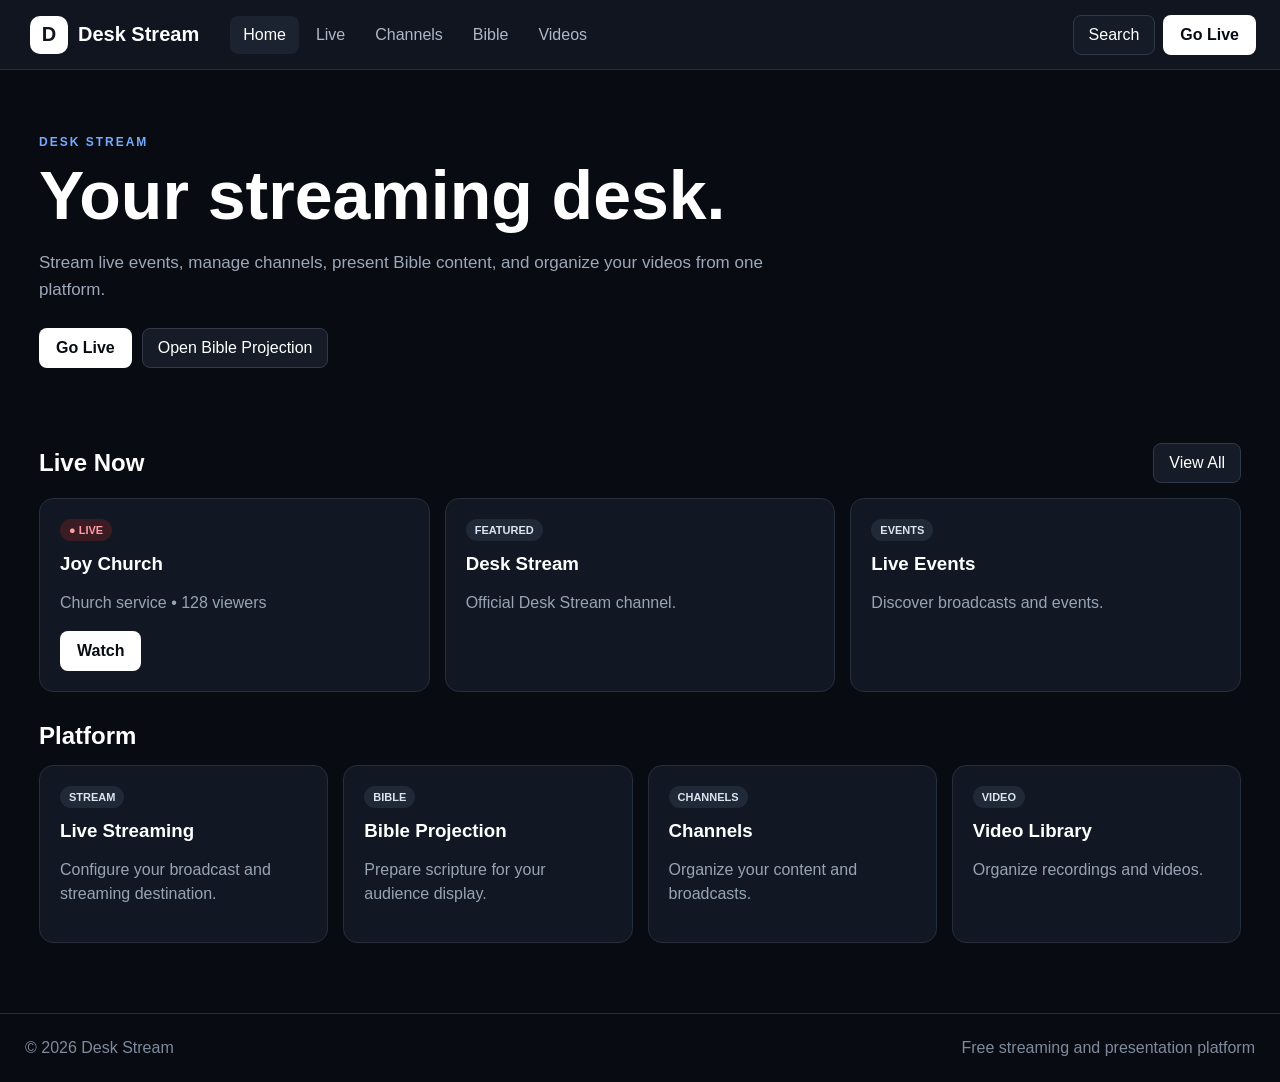
<file: index.html>
<!DOCTYPE html>
<html lang="en">
<head>
<meta charset="UTF-8">
<meta name="viewport" content="width=device-width, initial-scale=1.0">

<title>Desk Stream</title>

<style>
* {
    box-sizing: border-box;
}

body {
    margin: 0;
    font-family: Arial, Helvetica, sans-serif;
    background: #080b12;
    color: #fff;
}

button,
input,
select,
textarea {
    font: inherit;
}

button {
    cursor: pointer;
}

button:disabled {
    opacity: .5;
    cursor: not-allowed;
}

/* NAVIGATION */

.topbar {
    height: 70px;
    background: #10151f;
    border-bottom: 1px solid #252d3a;
    display: flex;
    align-items: center;
    padding: 0 24px;
    gap: 25px;
    position: sticky;
    top: 0;
    z-index: 100;
}

.brand {
    display: flex;
    align-items: center;
    gap: 10px;
    background: none;
    border: 0;
    color: white;
    font-size: 20px;
    font-weight: bold;
    white-space: nowrap;
}

.brand-icon {
    width: 38px;
    height: 38px;
    border-radius: 10px;
    background: white;
    color: #10151f;
    display: grid;
    place-items: center;
    font-weight: 900;
}

.nav {
    display: flex;
    gap: 4px;
    flex: 1;
}

.nav button {
    border: 0;
    background: transparent;
    color: #aeb8c8;
    padding: 10px 13px;
    border-radius: 8px;
}

.nav button:hover,
.nav button.active {
    background: #1b2230;
    color: white;
}

.top-actions {
    display: flex;
    gap: 8px;
}

.search-button,
.secondary {
    background: #151c27;
    color: white;
    border: 1px solid #303948;
    padding: 10px 15px;
    border-radius: 8px;
}

.primary {
    background: white;
    color: #080b12;
    border: 0;
    padding: 11px 17px;
    border-radius: 8px;
    font-weight: bold;
}

/* MAIN */

main {
    width: min(1250px, 100%);
    margin: auto;
    padding: 35px 24px 70px;
}

.hero {
    padding: 30px 0 45px;
}

.eyebrow {
    color: #75aaff;
    font-size: 12px;
    font-weight: bold;
    letter-spacing: 2px;
    margin-bottom: 12px;
}

.hero h1 {
    font-size: clamp(40px, 6vw, 68px);
    margin: 0 0 20px;
    line-height: 1;
}

.hero p {
    color: #9da8b8;
    max-width: 750px;
    line-height: 1.6;
    font-size: 17px;
}

.hero-actions {
    display: flex;
    gap: 10px;
    margin-top: 25px;
    flex-wrap: wrap;
}

/* SECTIONS */

.section {
    margin-top: 30px;
}

.section-header {
    display: flex;
    align-items: center;
    justify-content: space-between;
    margin-bottom: 15px;
}

.section-header h2 {
    margin: 0;
}

/* CARDS */

.cards {
    display: grid;
    grid-template-columns: repeat(auto-fit, minmax(230px, 1fr));
    gap: 15px;
}

.card {
    background: #111823;
    border: 1px solid #252e3b;
    border-radius: 14px;
    padding: 20px;
}

.card:hover {
    border-color: #3c485a;
}

.card h3 {
    margin: 12px 0 8px;
}

.card p {
    color: #98a4b4;
    line-height: 1.5;
}

.badge {
    display: inline-block;
    background: #202938;
    color: #dce4ef;
    border-radius: 30px;
    padding: 5px 9px;
    font-size: 11px;
    font-weight: bold;
}

.live-badge {
    background: #3a1c22;
    color: #ff9ca8;
}

/* FORMS */

.form-grid {
    display: grid;
    grid-template-columns: repeat(2, 1fr);
    gap: 15px;
}

.field {
    display: flex;
    flex-direction: column;
    gap: 7px;
}

.field.full {
    grid-column: 1 / -1;
}

.field label {
    color: #cbd4df;
    font-size: 13px;
    font-weight: bold;
}

.field input,
.field select,
.field textarea {
    width: 100%;
    background: #0c1119;
    color: white;
    border: 1px solid #303948;
    border-radius: 8px;
    padding: 12px;
    outline: none;
}

.field textarea {
    min-height: 110px;
    resize: vertical;
}

/* STREAM PREVIEW */

.preview {
    aspect-ratio: 16 / 9;
    background: #020306;
    border: 1px solid #252e3b;
    border-radius: 14px;
    display: grid;
    place-items: center;
    color: #697587;
    margin-bottom: 20px;
}

.preview.live {
    border-color: #6b2730;
}

.preview-content {
    text-align: center;
}

.preview-content strong {
    display: block;
    font-size: 22px;
    color: white;
    margin-bottom: 7px;
}

/* STATUS */

.status {
    display: flex;
    align-items: center;
    gap: 8px;
    background: #111823;
    border: 1px solid #252e3b;
    padding: 12px;
    border-radius: 10px;
    margin-bottom: 15px;
}

.status-dot {
    width: 10px;
    height: 10px;
    border-radius: 50%;
    background: #687587;
}

.status-dot.live {
    background: #ff5967;
}

/* TABLE */

.table-wrap {
    overflow-x: auto;
}

table {
    width: 100%;
    border-collapse: collapse;
    background: #111823;
    border: 1px solid #252e3b;
    border-radius: 12px;
    overflow: hidden;
}

th,
td {
    text-align: left;
    padding: 14px;
    border-bottom: 1px solid #252e3b;
}

th {
    color: #aeb8c8;
    font-size: 13px;
}

/* PROJECTION */

.projection {
    background: #000;
    min-height: 500px;
    border-radius: 14px;
    border: 1px solid #303030;
    display: grid;
    place-items: center;
    text-align: center;
    padding: 40px;
}

.projection small {
    color: #888;
}

.projection h2 {
    font-size: clamp(30px, 5vw, 65px);
}

/* FOOTER */

footer {
    border-top: 1px solid #252d3a;
    padding: 25px;
    color: #7f8b9c;
    display: flex;
    justify-content: space-between;
    flex-wrap: wrap;
}

/* MOBILE */

@media (max-width: 850px) {

    .nav {
        display: none;
    }

    .topbar {
        padding: 0 15px;
    }

    .top-actions {
        margin-left: auto;
    }

    .form-grid {
        grid-template-columns: 1fr;
    }

    .field.full {
        grid-column: auto;
    }
}

@media (max-width: 500px) {

    .search-button {
        display: none;
    }

    main {
        padding: 25px 15px 50px;
    }
}
</style>
</head>

<body>

<header class="topbar">

    <button class="brand" onclick="home()">
        <span class="brand-icon">D</span>
        <span>Desk Stream</span>
    </button>

    <nav class="nav">

        <button id="nav-home" onclick="home()">Home</button>
        <button id="nav-live" onclick="live()">Live</button>
        <button id="nav-channels" onclick="channels()">Channels</button>
        <button id="nav-bible" onclick="bible()">Bible</button>
        <button id="nav-videos" onclick="videos()">Videos</button>

    </nav>

    <div class="top-actions">

        <button class="search-button" onclick="searchPage()">
            Search
        </button>

        <button class="primary" onclick="studio()">
            Go Live
        </button>

    </div>

</header>

<main id="app"></main>

<footer>

    <span>© 2026 Desk Stream</span>

    <span>
        Free streaming and presentation platform
    </span>

</footer>

<script>

/* ==========================
   NAVIGATION
========================== */

function activate(id) {

    document
        .querySelectorAll(".nav button")
        .forEach(button => {
            button.classList.remove("active");
        });

    const button = document.getElementById(id);

    if (button) {
        button.classList.add("active");
    }
}


/* ==========================
   HOME
========================== */

function home() {

    activate("nav-home");

    app.innerHTML = `

        <section class="hero">

            <div class="eyebrow">
                DESK STREAM
            </div>

            <h1>
                Your streaming desk.
            </h1>

            <p>
                Stream live events, manage channels,
                present Bible content, and organize
                your videos from one platform.
            </p>

            <div class="hero-actions">

                <button class="primary" onclick="studio()">
                    Go Live
                </button>

                <button class="secondary" onclick="bible()">
                    Open Bible Projection
                </button>

            </div>

        </section>


        <section class="section">

            <div class="section-header">

                <h2>Live Now</h2>

                <button class="secondary" onclick="live()">
                    View All
                </button>

            </div>


            <div class="cards">

                <div class="card">

                    <span class="badge live-badge">
                        ● LIVE
                    </span>

                    <h3>Joy Church</h3>

                    <p>
                        Church service • 128 viewers
                    </p>

                    <button
                        class="primary"
                        onclick="watch()"
                    >
                        Watch
                    </button>

                </div>


                <div class="card">

                    <span class="badge">
                        FEATURED
                    </span>

                    <h3>Desk Stream</h3>

                    <p>
                        Official Desk Stream channel.
                    </p>

                </div>


                <div class="card">

                    <span class="badge">
                        EVENTS
                    </span>

                    <h3>Live Events</h3>

                    <p>
                        Discover broadcasts and events.
                    </p>

                </div>

            </div>

        </section>


        <section class="section">

            <div class="section-header">
                <h2>Platform</h2>
            </div>


            <div class="cards">

                <div class="card">

                    <span class="badge">
                        STREAM
                    </span>

                    <h3>Live Streaming</h3>

                    <p>
                        Configure your broadcast and
                        streaming destination.
                    </p>

                </div>


                <div class="card">

                    <span class="badge">
                        BIBLE
                    </span>

                    <h3>Bible Projection</h3>

                    <p>
                        Prepare scripture for your
                        audience display.
                    </p>

                </div>


                <div class="card">

                    <span class="badge">
                        CHANNELS
                    </span>

                    <h3>Channels</h3>

                    <p>
                        Organize your content and
                        broadcasts.
                    </p>

                </div>


                <div class="card">

                    <span class="badge">
                        VIDEO
                    </span>

                    <h3>Video Library</h3>

                    <p>
                        Organize recordings and videos.
                    </p>

                </div>

            </div>

        </section>

    `;
}


/* ==========================
   LIVE
========================== */

function live() {

    activate("nav-live");

    app.innerHTML = `

        <section class="hero">

            <div class="eyebrow">
                LIVE
            </div>

            <h1>
                Live broadcasts
            </h1>

            <p>
                Watch broadcasts from Desk Stream
                channels.
            </p>

        </section>


        <div class="cards">

            <div class="card">

                <span class="badge live-badge">
                    ● LIVE
                </span>

                <h3>
                    Joy Church
                </h3>

                <p>
                    Church service • 128 viewers
                </p>

                <button class="primary" onclick="watch()">
                    Watch Live
                </button>

            </div>


            <div class="card">

                <span class="badge live-badge">
                    ● LIVE
                </span>

                <h3>
                    Desk Stream Events
                </h3>

                <p>
                    Live event broadcast.
                </p>

                <button class="primary" onclick="watch()">
                    Watch
                </button>

            </div>

        </div>

    `;
}


/* ==========================
   CHANNELS
========================== */

function channels() {

    activate("nav-channels");

    app.innerHTML = `

        <section class="hero">

            <div class="eyebrow">
                CHANNELS
            </div>

            <h1>
                Channels
            </h1>

            <p>
                Discover Desk Stream channels.
            </p>

        </section>


        <div class="cards">

            <div class="card">

                <span class="badge">
                    CHURCH
                </span>

                <h3>
                    Joy Church
                </h3>

                <p>
                    Church broadcasts and services.
                </p>

                <button class="secondary">
                    Open Channel
                </button>

            </div>


            <div class="card">

                <span class="badge">
                    GAMING
                </span>

                <h3>
                    Gaming
                </h3>

                <p>
                    Gaming livestreams.
                </p>

                <button class="secondary">
                    Open Channel
                </button>

            </div>


            <div class="card">

                <span class="badge">
                    MUSIC
                </span>

                <h3>
                    Music
                </h3>

                <p>
                    Music and live performances.
                </p>

                <button class="secondary">
                    Open Channel
                </button>

            </div>

        </div>

    `;
}


/* ==========================
   BIBLE
========================== */

function bible() {

    activate("nav-bible");

    app.innerHTML = `

        <section class="hero">

            <div class="eyebrow">
                BIBLE PROJECTION
            </div>

            <h1>
                Presentation Desk
            </h1>

            <p>
                Prepare content for your audience,
                stage display, or stream.
            </p>

        </section>


        <div class="cards">

            <div class="card">

                <span class="badge">
                    SCRIPTURE
                </span>

                <h3>
                    Bible Search
                </h3>

                <p>
                    Search and select scripture.
                </p>

                <button
                    class="primary"
                    onclick="projection()"
                >
                    Open Projection
                </button>

            </div>


            <div class="card">

                <span class="badge">
                    AUDIENCE
                </span>

                <h3>
                    Audience Display
                </h3>

                <p>
                    Clean presentation output.
                </p>

                <button
                    class="secondary"
                    onclick="audience()"
                >
                    Preview
                </button>

            </div>


            <div class="card">

                <span class="badge">
                    STAGE
                </span>

                <h3>
                    Stage Display
                </h3>

                <p>
                    Upcoming verses and notes.
                </p>

                <button
                    class="secondary"
                    onclick="stage()"
                >
                    Preview
                </button>

            </div>

        </div>

    `;
}


/* ==========================
   PROJECTION
========================== */

function projection() {

    app.innerHTML = `

        <section class="hero">

            <div class="eyebrow">
                AUDIENCE DISPLAY
            </div>

            <h1>
                Bible Projection
            </h1>

            <p>
                Preview your projected content.
            </p>

        </section>


        <div class="projection">

            <div>

                <small>
                    BIBLE PROJECTION PREVIEW
                </small>

                <h2>
                    Scripture Preview
                </h2>

                <p>
                    Your selected verse will appear here.
                </p>

            </div>

        </div>


        <br>

        <button class="secondary" onclick="bible()">
            Back
        </button>

    `;
}


/* ==========================
   AUDIENCE
========================== */

function audience() {

    projection();

}


/* ==========================
   STAGE
========================== */

function stage() {

    app.innerHTML = `

        <section class="hero">

            <div class="eyebrow">
                STAGE DISPLAY
            </div>

            <h1>
                Confidence Monitor
            </h1>

            <p>
                Stage operators can view upcoming
                presentation content here.
            </p>

        </section>


        <div class="cards">

            <div class="card">

                <span class="badge">
                    CURRENT
                </span>

                <h3>
                    Current Slide
                </h3>

                <p>
                    Current presentation content.
                </p>

            </div>


            <div class="card">

                <span class="badge">
                    NEXT
                </span>

                <h3>
                    Next Slide
                </h3>

                <p>
                    Upcoming presentation content.
                </p>

            </div>


            <div class="card">

                <span class="badge">
                    CLOCK
                </span>

                <h3>
                    Service Clock
                </h3>

                <p id="clock">
                    Loading...
                </p>

            </div>

        </div>

    `;

    updateClock();

}


/* ==========================
   VIDEOS
========================== */

function videos() {

    activate("nav-videos");

    app.innerHTML = `

        <section class="hero">

            <div class="eyebrow">
                VIDEO LIBRARY
            </div>

            <h1>
                Videos
            </h1>

            <p>
                Manage recorded broadcasts and videos.
            </p>

        </section>


        <div class="cards">

            <div class="card">

                <span class="badge">
                    RECORDING
                </span>

                <h3>
                    Sunday Service
                </h3>

                <p>
                    Recorded broadcast.
                </p>

                <button class="secondary">
                    Watch
                </button>

            </div>


            <div class="card">

                <span class="badge">
                    VIDEO
                </span>

                <h3>
                    Worship Night
                </h3>

                <p>
                    Event recording.
                </p>

                <button class="secondary">
                    Watch
                </button>

            </div>

        </div>

    `;
}


/* ==========================
   CREATOR STUDIO
========================== */

function studio() {

    activate("");

    app.innerHTML = `

        <style>
            .ds-go-live { max-width: 1500px; margin: 0 auto; }
            .ds-go-live-header { margin-bottom: 18px; }
            .ds-go-live-header h1 { margin: 5px 0; font-size: 30px; }
            .ds-go-live-header p { opacity: .65; margin: 0; }

            .ds-live-status {
                display:flex; align-items:center; gap:9px;
                padding:10px 14px; margin-bottom:15px;
                border-radius:8px;
                background:rgba(255,255,255,.04);
                border:1px solid rgba(255,255,255,.08);
            }

            .ds-status-dot {
                width:9px; height:9px; border-radius:50%;
                background:#687384;
            }
            .ds-status-dot.live {
                background:#ef4444;
                box-shadow:0 0 12px rgba(239,68,68,.7);
            }

            .ds-control-grid {
                display:grid;
                grid-template-columns:repeat(3,minmax(0,1fr));
                gap:15px;
            }

            .ds-card {
                background:rgba(255,255,255,.035);
                border:1px solid rgba(255,255,255,.09);
                border-radius:12px;
                padding:17px;
                box-shadow:0 10px 30px rgba(0,0,0,.12);
            }

            .ds-card h3 { margin:0 0 15px; font-size:15px; }

            .ds-field { margin-bottom:12px; }
            .ds-field label {
                display:block; font-size:11px; opacity:.62; margin-bottom:6px;
            }

            .ds-field input,
            .ds-field select,
            .ds-field textarea {
                width:100%; box-sizing:border-box;
                padding:10px 11px;
                border-radius:7px;
                border:1px solid rgba(255,255,255,.1);
                background:rgba(0,0,0,.22);
                color:inherit; outline:none;
            }

            .ds-field textarea { min-height:120px; resize:vertical; }

            .ds-description-button,
            .ds-add-button,
            .ds-control-button,
            .ds-small-button {
                width:100%;
                border:1px solid rgba(255,255,255,.1);
                border-radius:7px;
                padding:10px;
                background:rgba(255,255,255,.055);
                color:inherit;
                cursor:pointer;
                margin-top:6px;
            }

            .ds-primary-button {
                background:#2563eb;
                border-color:#2563eb;
            }
            .ds-primary-button:hover { background:#1d4ed8; }

            .ds-toggle-row {
                display:flex; justify-content:space-between; align-items:center;
                padding:9px; margin:5px 0 12px;
                border-radius:7px;
                background:rgba(255,255,255,.035);
            }

            .ds-toggle {
                border:0; border-radius:20px; padding:5px 12px;
                background:#475569; color:white; cursor:pointer;
                font-size:10px; font-weight:bold;
            }
            .ds-toggle.on { background:#16a34a; }

            .ds-list { display:flex; flex-direction:column; gap:7px; }

            .ds-list-item {
                display:flex; align-items:center; justify-content:space-between;
                gap:10px; padding:10px; border-radius:8px;
                background:rgba(0,0,0,.2);
                border:1px solid rgba(255,255,255,.07);
            }

            .ds-item-info { min-width:0; }
            .ds-item-info strong { display:block; font-size:12px; }
            .ds-item-info span {
                display:block; font-size:10px; opacity:.55; margin-top:3px;
            }

            .ds-item-actions { display:flex; gap:5px; }
            .ds-item-actions button {
                border:1px solid rgba(255,255,255,.1);
                background:rgba(255,255,255,.05);
                color:inherit; border-radius:5px;
                padding:5px 8px; cursor:pointer; font-size:10px;
            }

            .ds-scene-item { cursor:pointer; }
            .ds-scene-item.active {
                border-color:#2563eb;
                background:rgba(37,99,235,.12);
            }

            .ds-scene-thumb {
                width:58px; height:38px; border-radius:5px;
                display:grid; place-items:center;
                background:rgba(255,255,255,.06);
                font-size:9px; opacity:.6; flex-shrink:0;
            }

            .ds-scene-left {
                display:flex; align-items:center; gap:9px;
            }

            .ds-empty {
                padding:15px; text-align:center; opacity:.5;
                font-size:11px;
                border:1px dashed rgba(255,255,255,.1);
                border-radius:7px;
            }

            .ds-channel-count { font-size:10px; opacity:.55; }

            .ds-card-header {
                display:flex; align-items:center; justify-content:space-between;
                gap:10px; margin-bottom:15px;
            }
            .ds-card-header h3 { margin:0; }
            .ds-card-header button { width:auto; margin:0; }

            .ds-stream-controls {
                display:flex; flex-direction:column; gap:7px;
            }
            .ds-stream-controls button { text-align:left; }
            .ds-stream-controls .ds-primary-button {
                text-align:center; font-weight:bold;
            }

            .ds-preview {
                min-height:220px;
                display:grid; place-items:center;
                border-radius:10px;
                background:#080b10;
                border:1px solid rgba(255,255,255,.08);
                overflow:hidden;
            }

            .ds-preview-content { text-align:center; opacity:.55; }
            .ds-preview.live { border-color:#ef4444; }
            .ds-preview.live .ds-preview-content strong { color:#ef4444; }

            .ds-modal {
                position:fixed; inset:0;
                display:none; align-items:center; justify-content:center;
                background:rgba(0,0,0,.72);
                z-index:99999; padding:20px;
            }
            .ds-modal.show { display:flex; }

            .ds-modal-box {
                width:min(520px,100%);
                background:#111820;
                border:1px solid rgba(255,255,255,.12);
                border-radius:12px;
                padding:18px;
                box-shadow:0 25px 70px rgba(0,0,0,.5);
            }

            .ds-modal-header {
                display:flex; justify-content:space-between; align-items:center;
                margin-bottom:15px;
            }
            .ds-modal-header h3 { margin:0; }

            .ds-close {
                background:transparent; border:0; color:inherit;
                font-size:23px; cursor:pointer;
            }

            .ds-modal-actions {
                display:flex; gap:8px; justify-content:flex-end; margin-top:12px;
            }
            .ds-modal-actions button { width:auto; min-width:100px; }

            @media (max-width:1000px) {
                .ds-control-grid { grid-template-columns:repeat(2,1fr); }
            }

            @media (max-width:680px) {
                .ds-control-grid { grid-template-columns:1fr; }
            }
        </style>

        <div class="ds-go-live">

            <div class="ds-go-live-header">
                <div class="eyebrow">CREATOR STUDIO</div>
                <h1>Go Live</h1>
                <p>Configure your Desk Stream broadcast.</p>
            </div>

            <div class="ds-live-status">
                <span id="statusDot" class="ds-status-dot"></span>
                <span id="statusText">Ready to stream</span>
            </div>

            <div id="streamPreview" class="ds-preview">
                <div class="ds-preview-content">
                    <strong>Stream Preview</strong>
                    <br>
                    Camera and stream preview will appear here.
                </div>
            </div>

            <br>

            <div class="ds-control-grid">

                <section class="ds-card">
                    <h3>Stream Setup</h3>

                    <div class="ds-field">
                        <label>Stream Title</label>
                        <input id="streamTitle" type="text" placeholder="Sunday Service">
                    </div>

                    <button class="ds-description-button" onclick="openStreamDescription()">
                        ✎ Stream Description
                    </button>

                    <div class="ds-field">
                        <label>Category</label>
                        <select id="category">
                            <option>Church</option>
                            <option>Worship</option>
                            <option>Sermon</option>
                            <option>Bible Study</option>
                            <option>Events</option>
                            <option>Other</option>
                        </select>
                    </div>

                    <div class="ds-field">
                        <label>Video Quality</label>
                        <select id="quality">
                            <option>1080p</option>
                            <option>1440p</option>
                            <option>4K</option>
                        </select>
                    </div>

                    <div class="ds-field">
                        <label>Frame Rate</label>
                        <select id="fps">
                            <option>30 FPS</option>
                            <option>60 FPS</option>
                        </select>
                    </div>
                </section>

                <section class="ds-card">
                    <h3>Camera & Audio</h3>

                    <div class="ds-field">
                        <label>Camera</label>
                        <select id="cameraSelect">
                            <option>Default Camera</option>
                        </select>
                    </div>

                    <div class="ds-toggle-row">
                        <span>Camera</span>
                        <button id="cameraToggle" class="ds-toggle on" onclick="toggleDeskCamera()">ON</button>
                    </div>

                    <div class="ds-field">
                        <label>Microphone</label>
                        <select id="micSelect">
                            <option>Default Microphone</option>
                        </select>
                    </div>

                    <div class="ds-toggle-row">
                        <span>Microphone</span>
                        <button id="micToggle" class="ds-toggle on" onclick="toggleDeskMic()">ON</button>
                    </div>

                    <div class="ds-field">
                        <label>Audio</label>
                        <select id="audioSelect">
                            <option>Default Audio</option>
                            <option>Desktop Audio</option>
                            <option>Church Sound System</option>
                        </select>
                    </div>

                    <div class="ds-field">
                        <label>Screen Projection</label>
                        <select id="projectionSelect">
                            <option>No Projection</option>
                            <option>Desk Stream Projection</option>
                        </select>
                    </div>

                    <div class="ds-field">
                        <label>Multi-View</label>
                        <select id="multiViewSelect">
                            <option>Off</option>
                            <option>2 Sources</option>
                            <option>4 Sources</option>
                            <option>6 Sources</option>
                        </select>
                    </div>

                    <button class="ds-small-button" onclick="openDeskMultiView()">
                        🖥 Open Multi-View
                    </button>
                </section>

                <section class="ds-card">
                    <div class="ds-card-header">
                        <h3>Channels</h3>
                        <span id="channelCount" class="ds-channel-count">0 / 50</span>
                    </div>

                    <div id="channelList" class="ds-list"></div>

                    <button class="ds-add-button" onclick="openChannelCreator()">
                        + Add Channel
                    </button>
                </section>

                <section class="ds-card">
                    <div class="ds-card-header">
                        <h3>Scenes</h3>
                        <button class="ds-small-button" onclick="openSceneCreator()">
                            + Add Scene
                        </button>
                    </div>

                    <div id="sceneList" class="ds-list"></div>
                </section>

                <section class="ds-card">
                    <h3>Destinations</h3>

                    <div class="ds-field">
                        <label>Streaming Platform</label>
                        <select id="platform">
                            <option>Desk Stream</option>
                            <option>YouTube</option>
                            <option>TikTok</option>
                            <option>Facebook</option>
                            <option>Twitch</option>
                            <option>Custom RTMP</option>
                        </select>
                    </div>

                    <button class="ds-control-button" onclick="connectPlatform()">
                        Configure Destination
                    </button>
                </section>

                <section class="ds-card">
                    <h3>Stream Controls</h3>

                    <div class="ds-stream-controls">

                        <button id="startStreamButton"
                                class="ds-control-button ds-primary-button"
                                onclick="startStream()">
                            ▶ Start Streaming
                        </button>

                        <button id="recordButton"
                                class="ds-control-button"
                                onclick="toggleDeskRecording()">
                            ● Start Recording
                        </button>

                        <button id="virtualCameraButton"
                                class="ds-control-button"
                                onclick="toggleDeskVirtualCamera()">
                            📷 Start Virtual Camera
                        </button>

                        <button class="ds-control-button" onclick="openDeskStudioMode()">
                            🎬 Studio Mode
                        </button>

                        <button class="ds-control-button" onclick="openDeskSettings()">
                            ⚙ Settings
                        </button>

                        <button class="ds-control-button" onclick="stopStream()">
                            ■ Stop Stream
                        </button>

                    </div>
                </section>

            </div>
        </div>

        <div id="streamDescriptionModal" class="ds-modal">
            <div class="ds-modal-box">

                <div class="ds-modal-header">
                    <h3>Stream Description</h3>
                    <button class="ds-close" onclick="closeStreamDescription()">×</button>
                </div>

                <div class="ds-field">
                    <label>Description</label>
                    <textarea id="streamDescription"
                              placeholder="Tell viewers about this livestream..."></textarea>
                </div>

                <div class="ds-modal-actions">
                    <button class="ds-control-button" onclick="closeStreamDescription()">Cancel</button>
                    <button class="ds-control-button ds-primary-button" onclick="saveStreamDescription()">Save</button>
                </div>

            </div>
        </div>

        <div id="sceneCreatorModal" class="ds-modal">
            <div class="ds-modal-box">

                <div class="ds-modal-header">
                    <h3>Add Scene</h3>
                    <button class="ds-close" onclick="closeSceneCreator()">×</button>
                </div>

                <div class="ds-field">
                    <label>Scene Name</label>
                    <input id="newSceneName" type="text" placeholder="Enter your scene name">
                </div>

                <div class="ds-modal-actions">
                    <button class="ds-control-button" onclick="closeSceneCreator()">Cancel</button>
                    <button class="ds-control-button ds-primary-button" onclick="createDeskScene()">Create Scene</button>
                </div>

            </div>
        </div>

        <div id="channelCreatorModal" class="ds-modal">
            <div class="ds-modal-box">

                <div class="ds-modal-header">
                    <h3>Add Channel</h3>
                    <button class="ds-close" onclick="closeChannelCreator()">×</button>
                </div>

                <div class="ds-field">
                    <label>Channel Account Name</label>
                    <input id="newChannelName" type="text" placeholder="Example: Church YouTube">
                </div>

                <div class="ds-field">
                    <label>Platform</label>
                    <select id="newChannelPlatform">
                        <option>YouTube</option>
                        <option>Facebook</option>
                        <option>TikTok</option>
                        <option>Twitch</option>
                        <option>Custom RTMP</option>
                    </select>
                </div>

                <div class="ds-field">
                    <label>Stream Key</label>
                    <input id="newChannelKey" type="password" placeholder="Enter stream key">
                </div>

                <p style="font-size:10px;opacity:.55;line-height:1.5;">
                    Stream keys are sensitive credentials. Do not put real stream keys directly into public GitHub code.
                </p>

                <div class="ds-modal-actions">
                    <button class="ds-control-button" onclick="closeChannelCreator()">Cancel</button>
                    <button class="ds-control-button ds-primary-button" onclick="createDeskChannel()">Add Channel</button>
                </div>

            </div>
        </div>
    `;

    renderDeskScenes();
    renderDeskChannels();

    const savedDescription = localStorage.getItem("deskStreamDescription");
    if (savedDescription) {
        document.getElementById("streamDescription").value = savedDescription;
    }
}

function startStream() {

    const title =
        document.getElementById("streamTitle").value.trim()
        || "Untitled Stream";

    const preview =
        document.getElementById("streamPreview");

    const dot =
        document.getElementById("statusDot");

    const status =
        document.getElementById("statusText");

    preview.classList.add("live");

    preview.innerHTML = `
        <div class="preview-content">
            <strong>● LIVE</strong>
            <br><br>
            ${escapeHTML(title)}
        </div>
    `;

    dot.classList.add("live");
    status.textContent = "Live preview active";

    const streamData = {
        title: title,
        description: localStorage.getItem("deskStreamDescription") || "",
        category: document.getElementById("category").value,
        startedAt: new Date().toISOString()
    };

    localStorage.setItem(
        "deskStreamActive",
        JSON.stringify(streamData)
    );
}


function stopStream() {

    const preview =
        document.getElementById("streamPreview");

    const dot =
        document.getElementById("statusDot");

    const status =
        document.getElementById("statusText");

    if (!preview) return;

    const activeStream =
        localStorage.getItem("deskStreamActive");

    if (activeStream) {

        const stream =
            JSON.parse(activeStream);

        stream.endedAt =
            new Date().toISOString();

        const history =
            JSON.parse(
                localStorage.getItem("deskStreamPast") || "[]"
            );

        history.unshift(stream);

        localStorage.setItem(
            "deskStreamPast",
            JSON.stringify(history)
        );

        localStorage.removeItem("deskStreamActive");
    }

    preview.classList.remove("live");

    preview.innerHTML = `
        <div class="preview-content">
            <strong>Stream Preview</strong>
            Camera and stream preview will appear here.
        </div>
    `;

    dot.classList.remove("live");
    status.textContent = "Ready to stream";
}


let deskCameraEnabled = true;
let deskMicEnabled = true;
let deskRecording = false;
let deskVirtualCamera = false;

let deskScenes =
    JSON.parse(localStorage.getItem("deskStreamScenes") || "[]");

let deskChannels =
    JSON.parse(localStorage.getItem("deskStreamChannels") || "[]");


function openStreamDescription() {
    document.getElementById("streamDescriptionModal").classList.add("show");
}


function closeStreamDescription() {
    document.getElementById("streamDescriptionModal").classList.remove("show");
}


function saveStreamDescription() {
    const description =
        document.getElementById("streamDescription").value;

    localStorage.setItem(
        "deskStreamDescription",
        description
    );

    closeStreamDescription();
}


function toggleDeskCamera() {

    deskCameraEnabled = !deskCameraEnabled;

    const button =
        document.getElementById("cameraToggle");

    button.textContent =
        deskCameraEnabled ? "ON" : "OFF";

    button.classList.toggle(
        "on",
        deskCameraEnabled
    );
}


function toggleDeskMic() {

    deskMicEnabled = !deskMicEnabled;

    const button =
        document.getElementById("micToggle");

    button.textContent =
        deskMicEnabled ? "ON" : "OFF";

    button.classList.toggle(
        "on",
        deskMicEnabled
    );
}


function openDeskMultiView() {

    const value =
        document.getElementById("multiViewSelect").value;

    alert("Multi-View: " + value);
}


function openSceneCreator() {

    document.getElementById("newSceneName").value = "";

    document.getElementById(
        "sceneCreatorModal"
    ).classList.add("show");
}


function closeSceneCreator() {

    document.getElementById(
        "sceneCreatorModal"
    ).classList.remove("show");
}


function createDeskScene() {

    const name =
        document.getElementById(
            "newSceneName"
        ).value.trim();

    if (!name) {
        alert("Please enter a scene name.");
        return;
    }

    deskScenes.push({
        id: Date.now(),
        name: name
    });

    localStorage.setItem(
        "deskStreamScenes",
        JSON.stringify(deskScenes)
    );

    closeSceneCreator();
    renderDeskScenes();
}


function renderDeskScenes() {

    const list =
        document.getElementById("sceneList");

    if (!list) return;

    if (!deskScenes.length) {

        list.innerHTML = `
            <div class="ds-empty">
                No scenes yet.<br>
                Click <strong>+ Add Scene</strong> to create your own.
            </div>
        `;

        return;
    }

    list.innerHTML =
        deskScenes.map(
            (scene, index) => `
                <div
                    class="ds-list-item ds-scene-item ${index === 0 ? "active" : ""}"
                    onclick="selectDeskScene(${scene.id}, this)"
                >
                    <div class="ds-scene-left">
                        <div class="ds-scene-thumb">SCENE</div>

                        <div class="ds-item-info">
                            <strong>${escapeHTML(scene.name)}</strong>
                            <span>User created scene</span>
                        </div>
                    </div>

                    <div class="ds-item-actions">
                        <button
                            onclick="event.stopPropagation(); deleteDeskScene(${scene.id})"
                        >
                            🗑
                        </button>
                    </div>
                </div>
            `
        ).join("");
}


function selectDeskScene(id, element) {

    document
        .querySelectorAll(".ds-scene-item")
        .forEach(item =>
            item.classList.remove("active")
        );

    element.classList.add("active");
}


function deleteDeskScene(id) {

    const scene =
        deskScenes.find(item => item.id === id);

    if (!scene) return;

    if (!confirm(`Delete scene "${scene.name}"?`)) {
        return;
    }

    deskScenes =
        deskScenes.filter(item => item.id !== id);

    localStorage.setItem(
        "deskStreamScenes",
        JSON.stringify(deskScenes)
    );

    renderDeskScenes();
}


function openChannelCreator() {

    if (deskChannels.length >= 50) {
        alert("You have reached the 50-channel limit.");
        return;
    }

    document.getElementById("newChannelName").value = "";
    document.getElementById("newChannelKey").value = "";

    document.getElementById(
        "channelCreatorModal"
    ).classList.add("show");
}


function closeChannelCreator() {

    document.getElementById(
        "channelCreatorModal"
    ).classList.remove("show");
}


function createDeskChannel() {

    if (deskChannels.length >= 50) {
        alert("You have reached the 50-channel limit.");
        return;
    }

    const name =
        document.getElementById(
            "newChannelName"
        ).value.trim();

    const platform =
        document.getElementById(
            "newChannelPlatform"
        ).value;

    const key =
        document.getElementById(
            "newChannelKey"
        ).value.trim();

    if (!name) {
        alert("Please enter the channel account name.");
        return;
    }

    if (!key) {
        alert("Please enter the stream key.");
        return;
    }

    deskChannels.push({
        id: Date.now(),
        name: name,
        platform: platform,
        connected: false,
        hasKey: true
    });

    localStorage.setItem(
        "deskStreamChannels",
        JSON.stringify(deskChannels)
    );

    closeChannelCreator();
    renderDeskChannels();
}


function renderDeskChannels() {

    const list =
        document.getElementById("channelList");

    const count =
        document.getElementById("channelCount");

    if (!list) return;

    if (count) {
        count.textContent =
            deskChannels.length + " / 50";
    }

    if (!deskChannels.length) {

        list.innerHTML = `
            <div class="ds-empty">
                No channel accounts yet.<br>
                Click <strong>+ Add Channel</strong>.
            </div>
        `;

        return;
    }

    list.innerHTML =
        deskChannels.map(
            channel => `
                <div class="ds-list-item">

                    <div class="ds-item-info">
                        <strong>${escapeHTML(channel.name)}</strong>
                        <span>
                            ${escapeHTML(channel.platform)}
                            •
                            ${channel.connected ? "Connected" : "Not Connected"}
                        </span>
                    </div>

                    <div class="ds-item-actions">

                        <button onclick="toggleDeskChannel(${channel.id})">
                            ${channel.connected ? "Disconnect" : "Connect"}
                        </button>

                        <button onclick="deleteDeskChannel(${channel.id})">
                            🗑
                        </button>

                    </div>

                </div>
            `
        ).join("");
}


function toggleDeskChannel(id) {

    const channel =
        deskChannels.find(item => item.id === id);

    if (!channel) return;

    channel.connected =
        !channel.connected;

    localStorage.setItem(
        "deskStreamChannels",
        JSON.stringify(deskChannels)
    );

    renderDeskChannels();
}


function deleteDeskChannel(id) {

    const channel =
        deskChannels.find(item => item.id === id);

    if (!channel) return;

    if (!confirm(`Remove channel "${channel.name}"?`)) {
        return;
    }

    deskChannels =
        deskChannels.filter(item => item.id !== id);

    localStorage.setItem(
        "deskStreamChannels",
        JSON.stringify(deskChannels)
    );

    renderDeskChannels();
}


function toggleDeskRecording() {

    deskRecording = !deskRecording;

    const button =
        document.getElementById("recordButton");

    button.textContent =
        deskRecording
            ? "■ Stop Recording"
            : "● Start Recording";
}


function toggleDeskVirtualCamera() {

    deskVirtualCamera =
        !deskVirtualCamera;

    const button =
        document.getElementById(
            "virtualCameraButton"
        );

    button.textContent =
        deskVirtualCamera
            ? "■ Stop Virtual Camera"
            : "📷 Start Virtual Camera";
}


function openDeskStudioMode() {
    alert("Studio Mode is ready for the next production update.");
}


function openDeskSettings() {
    alert("Desk Stream Settings");
}


function connectPlatform() {

    const platform =
        document.getElementById("platform").value;

    alert(
        platform +
        " connection will be implemented through the secure backend."
    );

}


/* ==========================
   SEARCH
========================== */

function searchPage() {

    activate("");

    app.innerHTML = `

        <section class="hero">

            <div class="eyebrow">
                SEARCH
            </div>

            <h1>
                Search Desk Stream
            </h1>

            <p>
                Search channels, videos,
                broadcasts and more.
            </p>

        </section>


        <div class="card">

            <div class="field">

                <label>
                    Search
                </label>

                <input
                    id="searchInput"
                    type="text"
                    placeholder="Search Desk Stream..."
                >

            </div>

            <br>

            <button
                class="primary"
                onclick="performSearch()"
            >
                Search
            </button>

        </div>


        <br>

        <div id="searchResults"></div>

    `;

}


function performSearch() {

    const input =
        document.getElementById("searchInput");

    const results =
        document.getElementById("searchResults");

    const query =
        input.value.trim();

    if (!query) {

        results.innerHTML = `

            <div class="card">

                Please enter a search term.

            </div>

        `;

        return;

    }

    results.innerHTML = `

        <div class="card">

            <span class="badge">
                SEARCH RESULT
            </span>

            <h3>
                ${escapeHTML(query)}
            </h3>

            <p>
                Search backend will be connected
                in the next stage.
            </p>

        </div>

    `;

}


/* ==========================
   WATCH
========================== */

function watch() {

    app.innerHTML = `

        <section class="hero">

            <div class="eyebrow">
                LIVE PLAYER
            </div>

            <h1>
                Joy Church
            </h1>

            <p>
                Live broadcast preview.
            </p>

        </section>


        <div class="preview">

            <div class="preview-content">

                <strong>
                    Live Player
                </strong>

                Video will appear here when
                the streaming backend is connected.

            </div>

        </div>


        <button
            class="secondary"
            onclick="live()"
        >
            Back to Live
        </button>

    `;

}


/* ==========================
   CLOCK
========================== */

function updateClock() {

    const clock =
        document.getElementById("clock");

    if (!clock) {
        return;
    }

    const now = new Date();

    clock.textContent =
        now.toLocaleTimeString();

    setTimeout(updateClock, 1000);

}


/* ==========================
   SECURITY
========================== */

function escapeHTML(text) {

    return text
        .replace(/&/g, "&amp;")
        .replace(/</g, "&lt;")
        .replace(/>/g, "&gt;")
        .replace(/"/g, "&quot;")
        .replace(/'/g, "&#039;");

}


/* ==========================
   START
========================== */

home();

</script>

</body>
</html>
</file>
